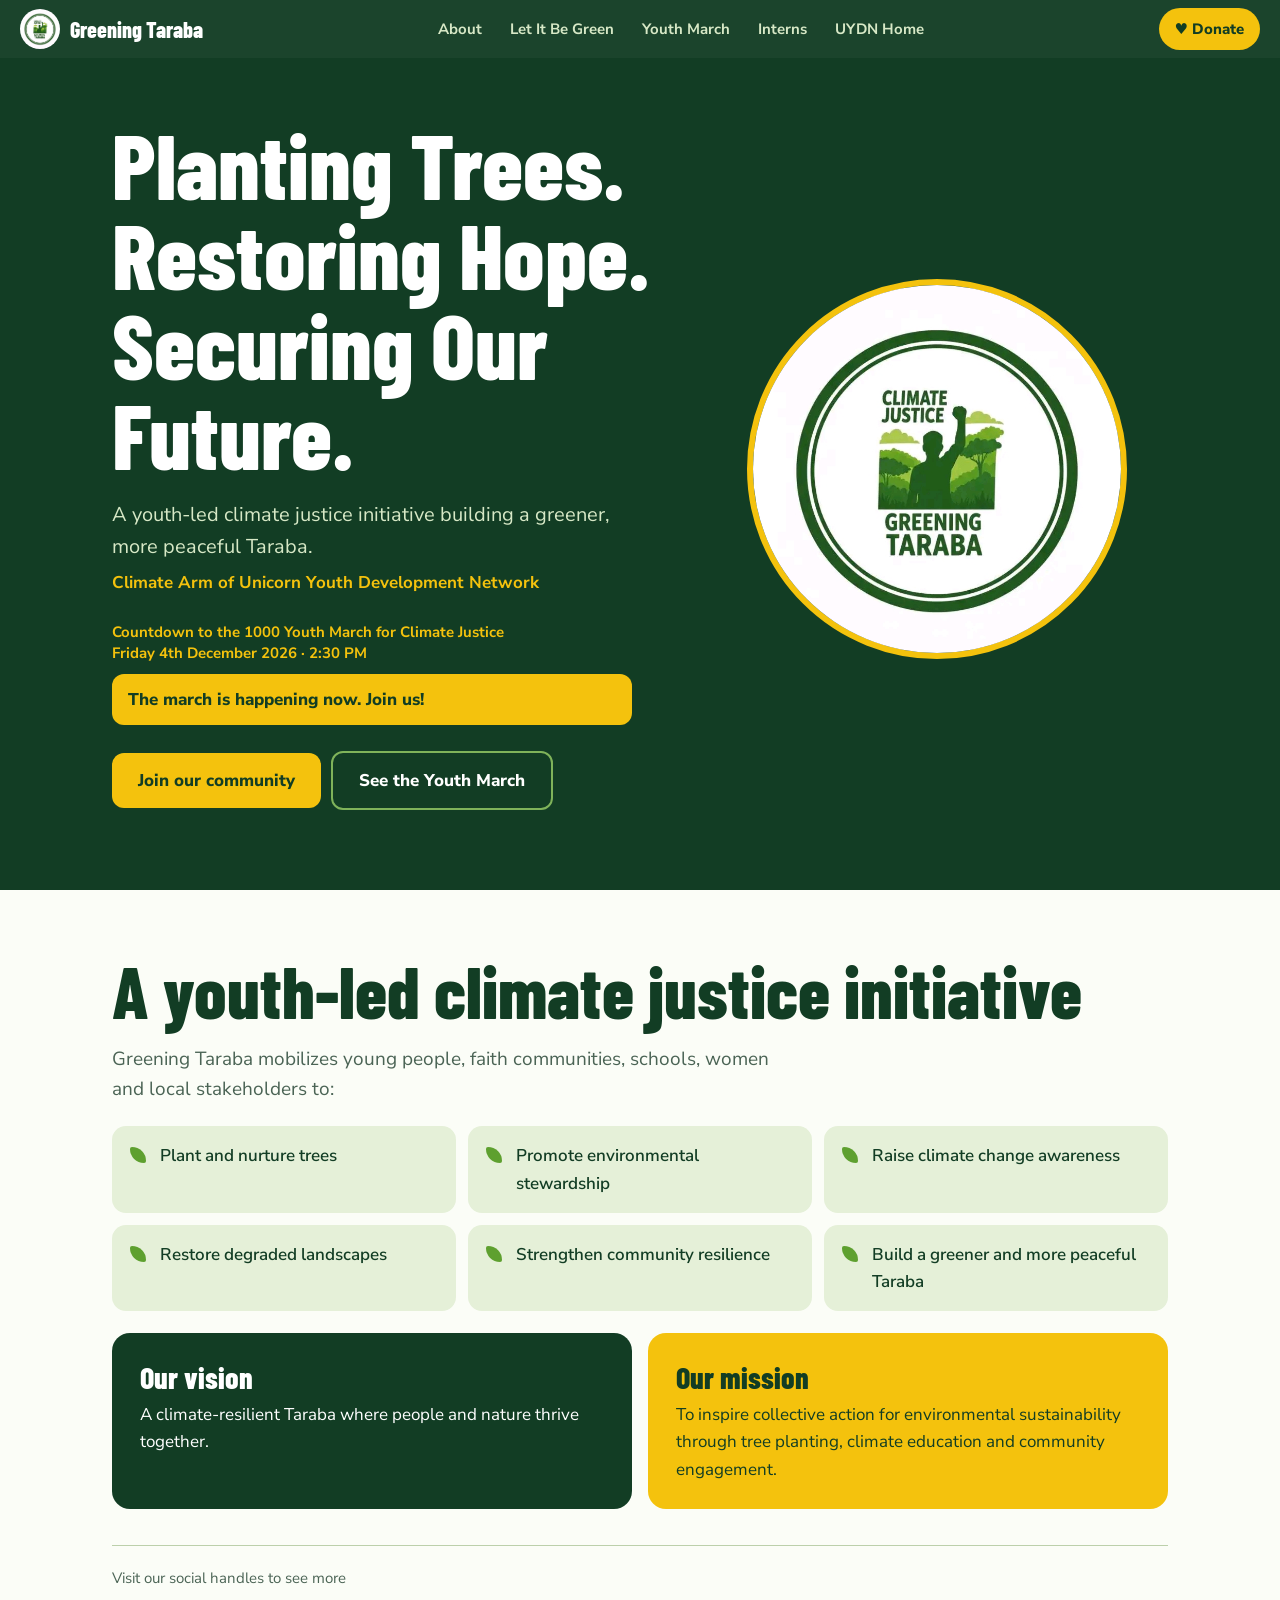
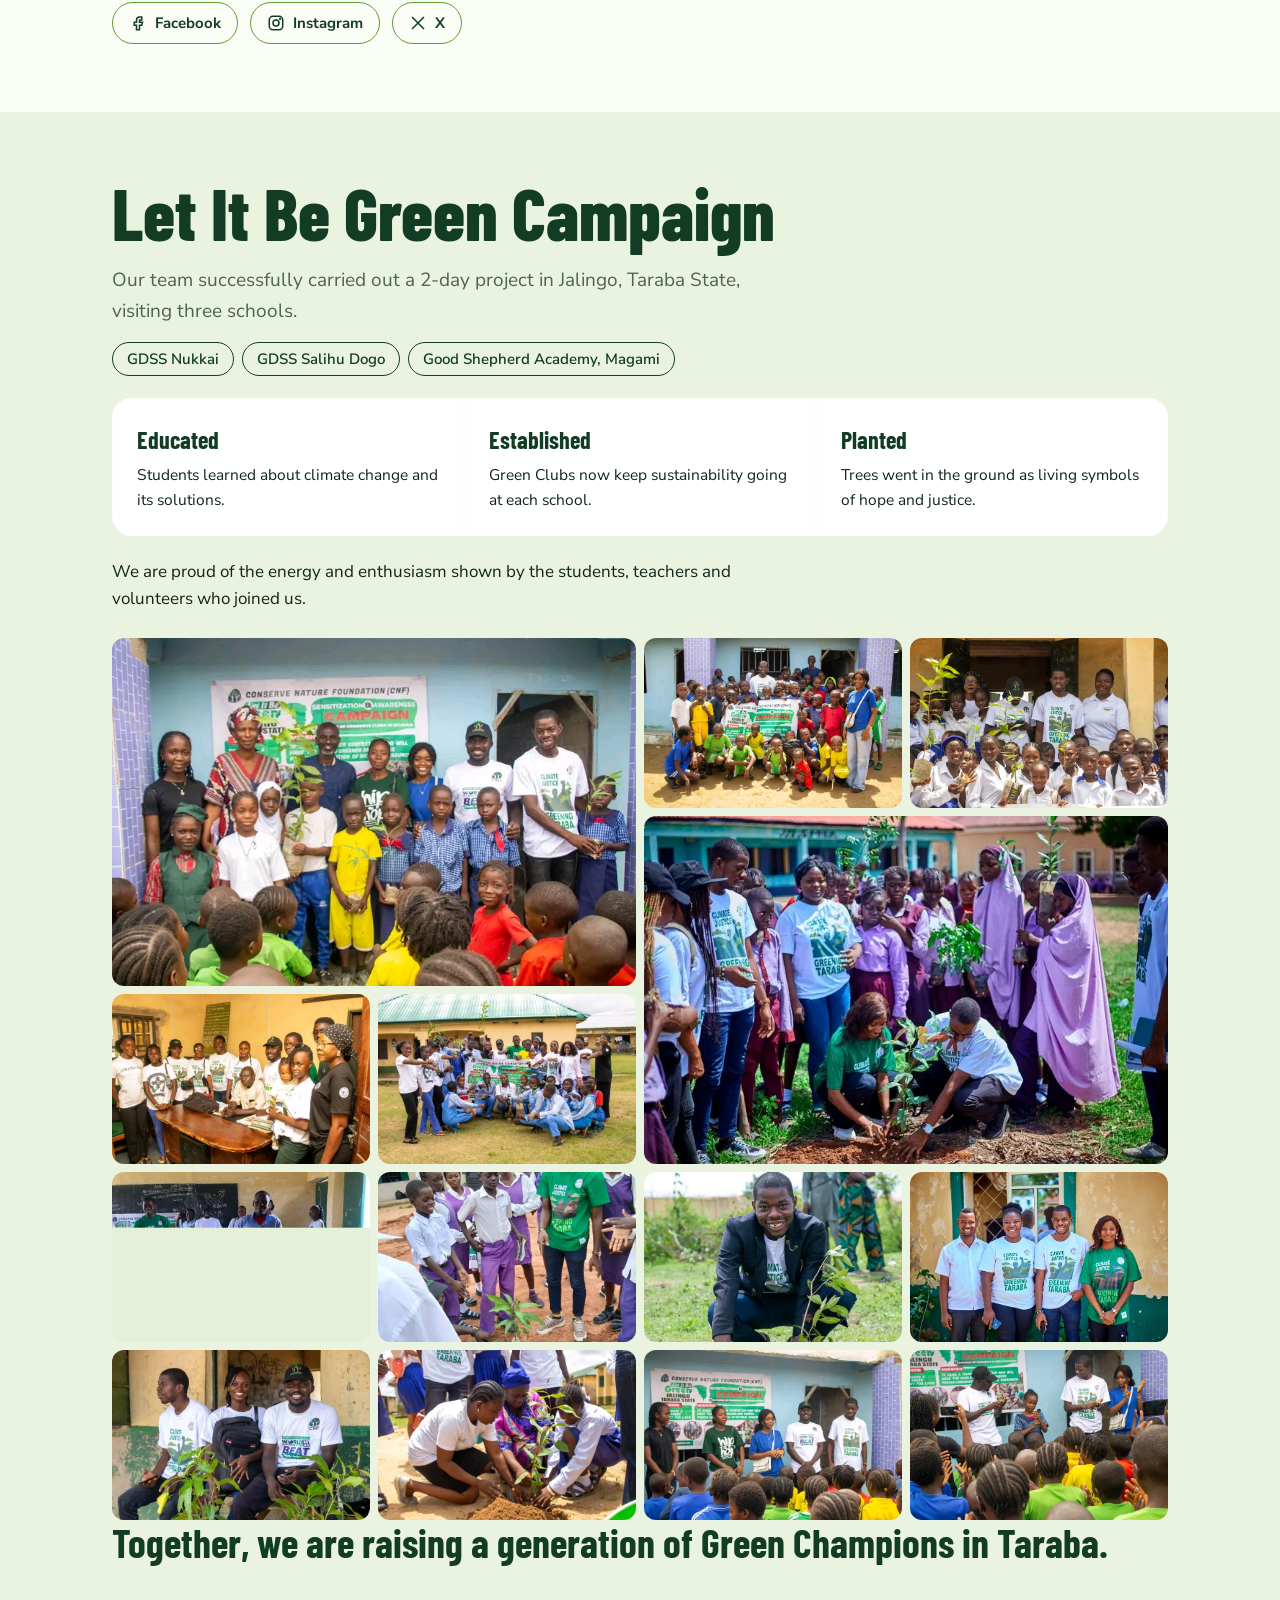
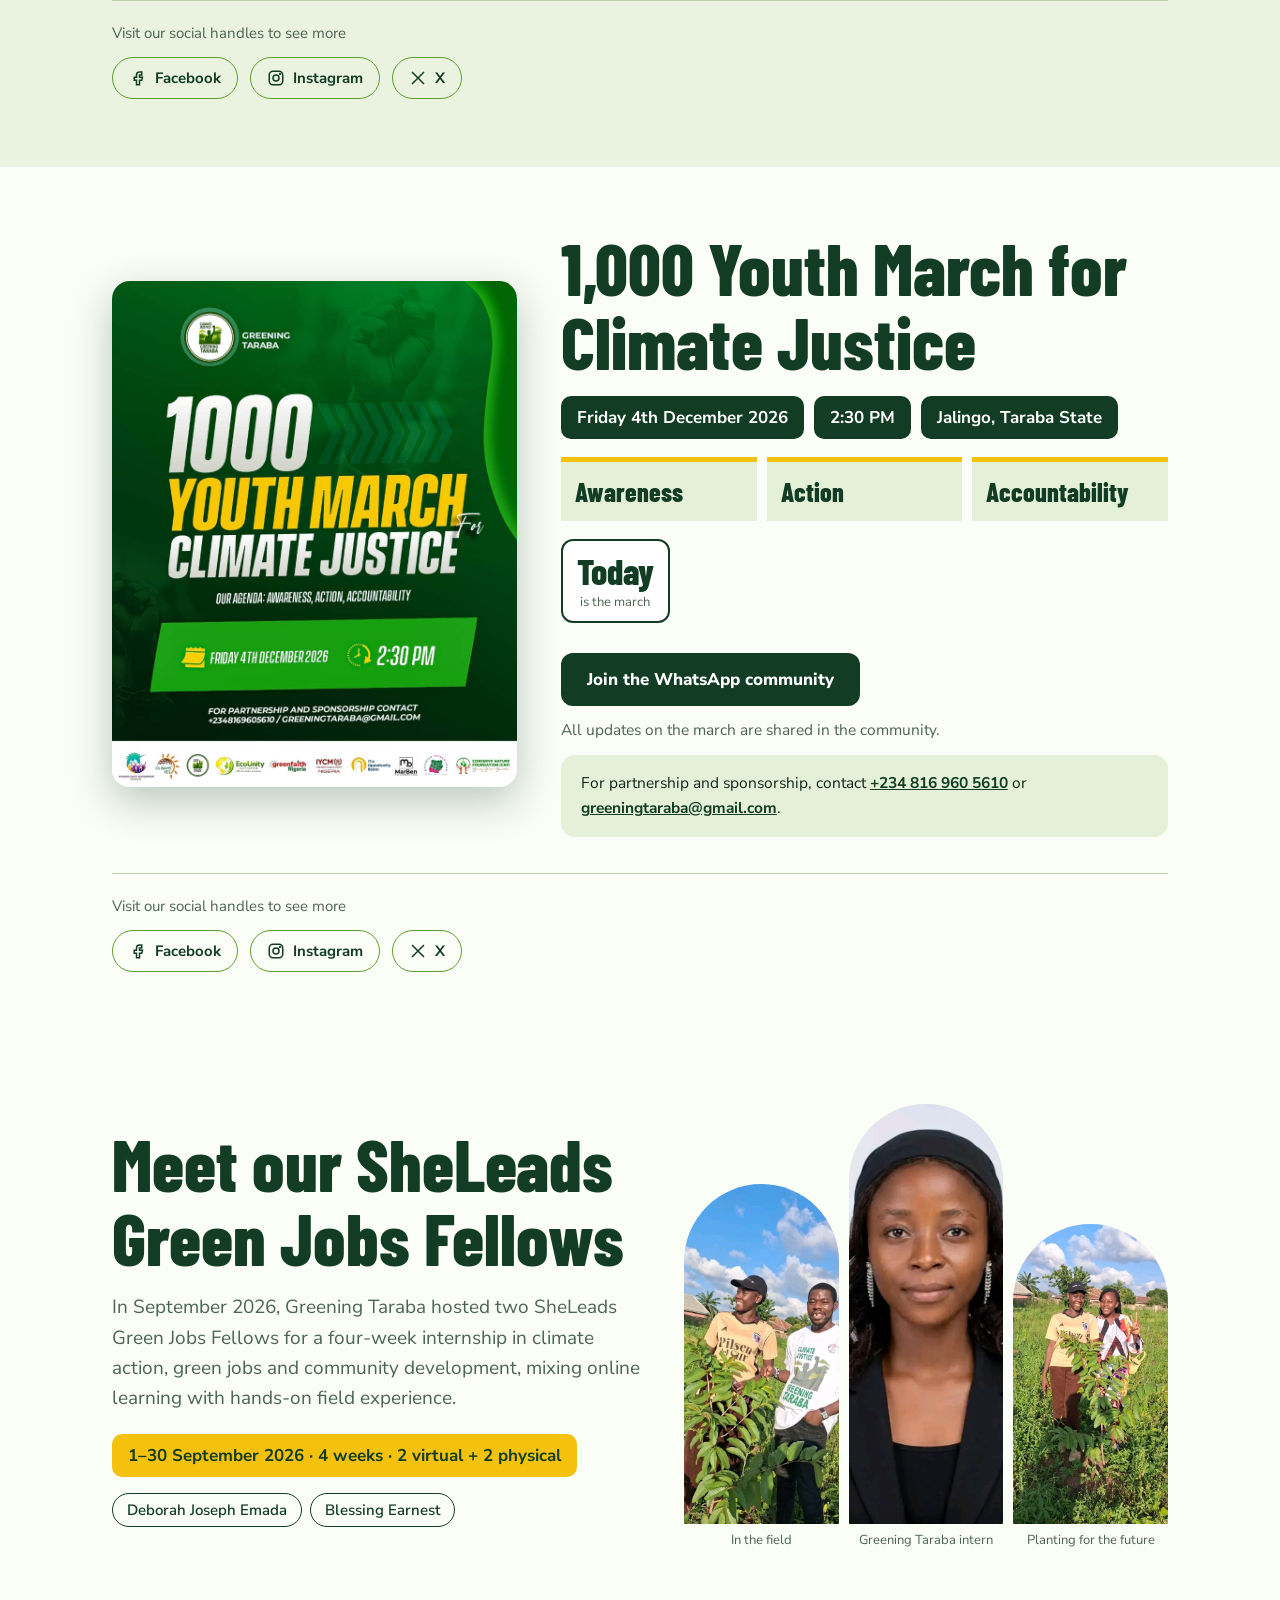
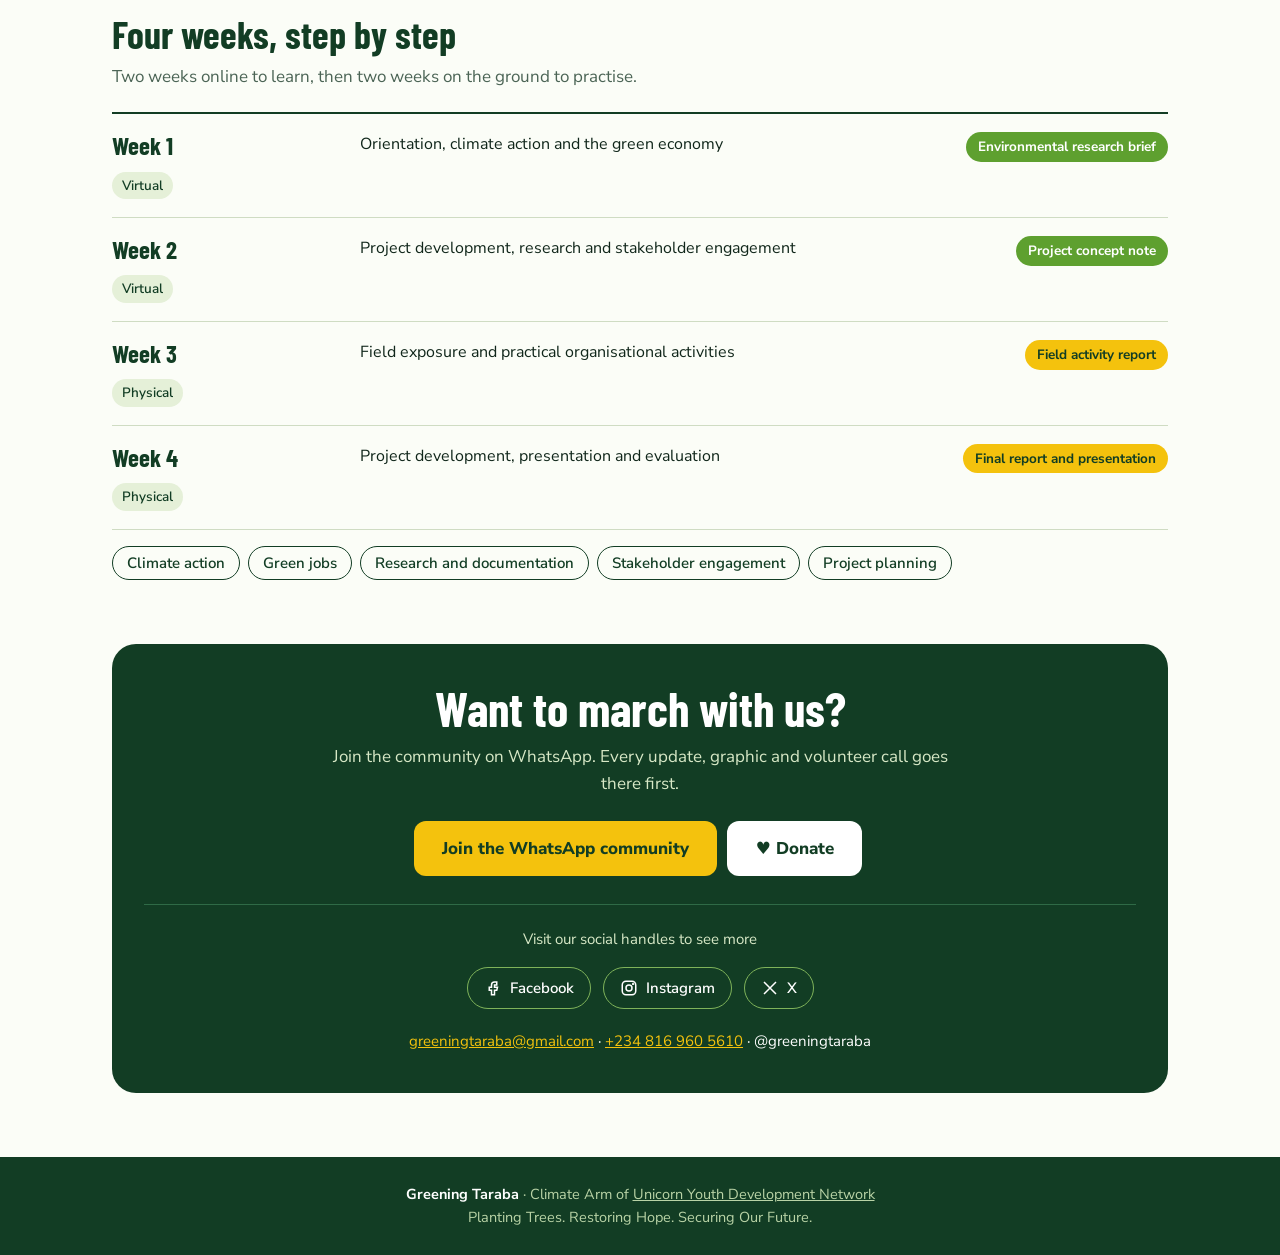
<file: greening-taraba.html>
<!DOCTYPE html>
<html lang="en"><head><meta charset="utf-8"><meta name="viewport" content="width=device-width, initial-scale=1">
<title>Greening Taraba | Climate Justice Initiative</title>
<meta name="description" content="Greening Taraba is a youth-led climate justice initiative planting trees, restoring hope and securing our future.">
<link rel="icon" href="images/logo.jpg">
<link rel="preconnect" href="https://fonts.googleapis.com">
<link href="https://fonts.googleapis.com/css2?family=Barlow+Condensed:wght@600;700;800&family=Nunito+Sans:wght@400;600;700;800&display=swap" rel="stylesheet">
<style>
:root{--forest:#123d24;--leaf:#5ea02f;--sun:#f4c20d;--paper:#fbfdf7;--mint:#e5f0d8;--ink:#10261a;--muted:#4b6455}
*{box-sizing:border-box}
body{margin:0;background:var(--paper);color:var(--ink);font:17px/1.6 "Nunito Sans",system-ui,sans-serif}
.s{max-width:1100px;margin:0 auto;padding:64px 22px}
.s h2,.s h3,.big{font-family:"Barlow Condensed","Arial Narrow",sans-serif;line-height:1.02;margin:0}
.s h2{font-size:clamp(40px,7vw,72px);font-weight:800;color:var(--forest)}
.s h3{font-size:clamp(28px,4vw,38px);font-weight:700;color:var(--forest);margin-bottom:10px}
.s p{margin:0 0 12px;max-width:62ch}
.intro{display:grid;grid-template-columns:1.1fr 1fr;gap:40px;align-items:center}
.intro .lead{font-size:19px;color:var(--muted);margin-top:18px}
.date{display:inline-block;margin-top:8px;background:var(--sun);color:var(--forest);font-weight:700;padding:8px 16px;border-radius:10px}
.arches{display:grid;grid-template-columns:1fr 1fr 1fr;gap:10px;align-items:end}
.arches figure{margin:0}
.arches img{width:100%;object-fit:cover;border-radius:999px 999px 14px 14px;display:block;background:var(--mint)}
.arches figure:nth-child(1) img{height:340px}
.arches figure:nth-child(2) img{height:420px;object-position:50% 20%}
.arches figure:nth-child(3) img{height:300px}
.arches figcaption{font-size:13px;color:var(--muted);text-align:center;margin-top:6px}
.band{background:var(--forest);color:#fff;border-radius:20px;margin:56px 0;padding:28px;display:grid;grid-template-columns:repeat(4,1fr);gap:18px}
.band .big{font-size:56px;font-weight:800;color:var(--sun)}
.band span{display:block;font-size:15px;color:#d7e8c6}
.sec{margin-top:64px}
.sec>p{color:var(--muted)}
.rows{border-top:2px solid var(--forest);margin-top:22px}
.row{display:grid;grid-template-columns:230px 1fr auto;gap:18px;padding:18px 0;border-bottom:1px solid #cfdcc3;align-items:start}
.row b{font-family:"Barlow Condensed",sans-serif;font-size:25px;color:var(--forest);line-height:1.1}
.row p{margin:0;font-size:16px}
.chips{display:flex;flex-wrap:wrap;gap:6px;margin-top:8px}
.chips i{font-style:normal;background:var(--mint);color:var(--forest);font-size:13.5px;font-weight:600;padding:3px 10px;border-radius:99px}
.st{font-size:13.5px;font-weight:700;padding:4px 12px;border-radius:99px;white-space:nowrap}
.st.a{background:var(--leaf);color:#fff}.st.b{background:var(--sun);color:var(--forest)}.st.c{background:transparent;border:1.5px dashed var(--muted);color:var(--muted)}
.tool{display:grid;grid-template-columns:repeat(2,1fr);gap:0;margin-top:22px;border-radius:20px;overflow:hidden;background:var(--mint)}
.tool div{padding:22px 24px;border:1px solid var(--paper)}
.tool b{display:block;font-family:"Barlow Condensed",sans-serif;font-size:24px;color:var(--forest)}
.tool p{font-size:15.5px;margin:4px 0 0}
.camp{display:grid;grid-template-columns:1fr 1.3fr;gap:40px;align-items:start}
.camp ol{list-style:none;margin:0;padding:0}
.camp li{display:grid;grid-template-columns:38px 1fr;gap:12px;padding:12px 0;border-bottom:1px solid #cfdcc3}
.camp li em{font:700 22px "Barlow Condensed",sans-serif;font-style:normal;background:var(--forest);color:var(--sun);width:34px;height:34px;border-radius:50%;display:grid;place-items:center}
.camp li b{color:var(--forest)}
.camp li span{display:block;font-size:15.5px;color:var(--muted)}
.trail{margin-top:24px}
.tabs{display:flex;gap:0;position:relative;overflow-x:auto;padding:14px 0 6px}
.tabs:before{content:"";position:absolute;left:0;right:0;top:34px;height:4px;background:var(--mint)}
.tabs button{all:unset;cursor:pointer;flex:1;min-width:92px;text-align:center;position:relative;font-weight:700;font-size:14px;color:var(--muted)}
.tabs button:before{content:attr(data-n);display:grid;place-items:center;margin:0 auto 8px;width:42px;height:42px;border-radius:50%;background:#fff;border:3px solid var(--mint);font:700 20px "Barlow Condensed",sans-serif;color:var(--forest);position:relative;transition:.2s}
.tabs button[aria-selected=true]{color:var(--forest)}
.tabs button[aria-selected=true]:before{background:var(--leaf);border-color:var(--forest);color:#fff;transform:scale(1.18)}
.tabs button:focus-visible{outline:3px solid var(--sun);outline-offset:4px;border-radius:8px}
.panel{background:#fff;border:2px solid var(--forest);border-radius:18px;padding:24px 26px;margin-top:14px;display:grid;grid-template-columns:1fr 1fr;gap:26px}
.panel h4{margin:0 0 4px;font-size:14px;color:var(--leaf)}
.panel p{margin:0}
.ind{display:flex;flex-wrap:wrap;gap:8px;margin-top:20px}
.ind i{font-style:normal;border:1.5px solid var(--forest);border-radius:10px;padding:6px 12px;font-size:15px}
.note{margin-top:16px;padding:14px 18px;border-left:5px solid var(--sun);background:var(--mint);border-radius:0 12px 12px 0;font-size:15.5px}
.join{margin-top:64px;background:var(--forest);color:#fff;border-radius:24px;padding:40px 32px;text-align:center}
.join h3{color:#fff;font-size:clamp(32px,5vw,48px)}
.join p{margin:0 auto 18px;color:#d7e8c6}
.btn{display:inline-block;background:var(--sun);color:var(--forest);font-weight:800;text-decoration:none;padding:14px 28px;border-radius:12px}
.btn:hover{background:#fff}
.btn:focus-visible,.soc a:focus-visible,.join a:focus-visible{outline:3px solid #fff;outline-offset:3px}
.soc{margin-top:28px;padding-top:22px;border-top:1px solid #2f6a46}
.soc p{font-size:15px;margin-bottom:12px}
.soc a{display:inline-flex;align-items:center;gap:8px;color:#fff;text-decoration:none;border:1.5px solid #7fb35a;border-radius:99px;padding:8px 16px;margin:4px;font-weight:600;font-size:15px}
.soc a:hover{background:var(--leaf)}
.soc svg{width:18px;height:18px;fill:none;stroke:currentColor;stroke-width:2}
.contact{margin-top:16px;font-size:15px}.contact a{color:var(--sun)}
@media(max-width:820px){.intro,.camp,.panel{grid-template-columns:1fr}.band{grid-template-columns:1fr 1fr}.row{grid-template-columns:1fr}.tool{grid-template-columns:1fr}.arches figure:nth-child(1) img{height:240px}.arches figure:nth-child(2) img{height:300px}.arches figure:nth-child(3) img{height:210px}.band .big{font-size:44px}}
@media(prefers-reduced-motion:reduce){*{transition:none!important}}

html{scroll-behavior:smooth}.s{scroll-margin-top:70px}
@media(prefers-reduced-motion:reduce){html{scroll-behavior:auto}}
.nav{position:sticky;top:0;z-index:20;background:rgba(18,61,36,.96);display:flex;align-items:center;justify-content:space-between;gap:12px;padding:8px 20px}
.brand{display:flex;align-items:center;gap:10px;color:#fff;text-decoration:none;font:800 22px "Barlow Condensed",sans-serif}
.brand img{width:40px;height:40px;border-radius:50%}
.nav nav{display:flex;gap:4px;overflow-x:auto}
.nav nav a{color:#d7e8c6;text-decoration:none;font-weight:700;font-size:15px;padding:8px 12px;border-radius:99px;white-space:nowrap}
.nav nav a:hover{background:var(--leaf);color:#fff}
.nav a:focus-visible{outline:3px solid var(--sun);outline-offset:2px}
.hero{background:var(--forest);color:#fff}
.hero>div{max-width:1100px;margin:0 auto;padding:60px 22px 70px;display:grid;grid-template-columns:1.2fr 1fr;gap:40px;align-items:center}
.hero h1{font:800 clamp(46px,8vw,92px)/.98 "Barlow Condensed",sans-serif;margin:0}
.hero h1 span{display:block}
.hero .sub{font-size:20px;color:#d7e8c6;margin:20px 0 6px;max-width:44ch}
.hero .org{font-weight:700;color:var(--sun);margin:0 0 26px}
.hero .btns a{display:inline-block;margin:0 10px 10px 0;text-decoration:none;font-weight:800;padding:14px 26px;border-radius:12px}
.hero .b1{background:var(--sun);color:var(--forest)}.hero .b2{border:2px solid #7fb35a;color:#fff}
.hero .b2:hover{background:var(--leaf)}.hero .b1:hover{background:#fff}
.hero a:focus-visible{outline:3px solid #fff;outline-offset:3px}
.hero img{width:min(100%,380px);aspect-ratio:1;border-radius:50%;border:6px solid var(--sun);display:block;margin:0 auto;object-fit:cover}
.alt{background:#eaf3df}.alt .tool{background:#fff}
.focus{display:grid;grid-template-columns:repeat(3,1fr);gap:12px;margin-top:22px}
.focus div{background:var(--mint);border-radius:14px;padding:16px 18px 16px 48px;position:relative;font-weight:600;color:var(--forest)}
.focus div:before{content:"";position:absolute;left:18px;top:21px;width:16px;height:16px;background:var(--leaf);border-radius:2px 14px 2px 14px}
.vm{display:grid;grid-template-columns:1fr 1fr;gap:16px;margin-top:22px}
.vm div{border-radius:18px;padding:26px 28px}.vm p{margin:0}
.vm .v{background:var(--forest);color:#fff}.vm .m{background:var(--sun);color:var(--forest)}
.vm b{display:block;font:800 30px "Barlow Condensed",sans-serif;margin-bottom:6px}
.who{display:flex;flex-wrap:wrap;gap:8px;margin-top:16px}
.who i{font-style:normal;border:1.5px solid var(--forest);color:var(--forest);font-weight:600;border-radius:99px;padding:4px 14px;font-size:15px}
.tool.three{grid-template-columns:repeat(3,1fr)}
.gal{display:grid;grid-template-columns:repeat(4,1fr);grid-auto-rows:170px;gap:8px;grid-auto-flow:dense;margin-top:26px}
.gal button{all:unset;cursor:zoom-in;overflow:hidden;border-radius:12px;display:block;background:var(--mint)}
.gal button.big{grid-column:span 2;grid-row:span 2}
.gal img{width:100%;height:100%;object-fit:cover;display:block;transition:transform .3s}
.gal button:hover img{transform:scale(1.05)}
.gal button:focus-visible{outline:3px solid var(--sun);outline-offset:2px}
dialog{border:0;padding:0;background:none;max-width:94vw;max-height:94vh;overflow:visible}
dialog::backdrop{background:rgba(8,24,14,.88)}
dialog img{max-width:92vw;max-height:84vh;border-radius:12px;display:block}
dialog button{display:block;margin:10px auto 0;background:var(--sun);border:0;border-radius:10px;padding:8px 22px;font:800 16px "Nunito Sans",sans-serif;color:var(--forest);cursor:pointer}
.close-note{margin-top:30px;font:700 clamp(26px,4vw,40px)/1.1 "Barlow Condensed",sans-serif;color:var(--forest);max-width:30ch}
.mar{display:grid;grid-template-columns:.8fr 1.2fr;gap:44px;align-items:center}
.mar img{width:100%;border-radius:18px;box-shadow:0 14px 40px rgba(18,61,36,.28);display:block}
.when{display:flex;flex-wrap:wrap;gap:10px;margin:18px 0}
.when span{background:var(--forest);color:#fff;font-weight:700;padding:8px 16px;border-radius:10px}
.agenda{display:grid;grid-template-columns:repeat(3,1fr);gap:10px;margin:18px 0}
.agenda div{border-top:5px solid var(--sun);background:var(--mint);padding:14px;font:800 26px "Barlow Condensed",sans-serif;color:var(--forest)}
.cd{display:flex;gap:10px;margin:16px 0}
.cd div{background:#fff;border:2px solid var(--forest);border-radius:12px;padding:8px 14px;text-align:center;min-width:76px;font-size:13px;color:var(--muted)}
.cd b{display:block;font:800 36px "Barlow Condensed",sans-serif;color:var(--forest)}
.spons{background:var(--mint);border-radius:14px;padding:16px 20px;margin-top:8px;font-size:15.5px}
.spons a{color:var(--forest);font-weight:700}
.go{display:inline-block;margin-top:14px;background:var(--forest);color:#fff;text-decoration:none;font-weight:800;padding:13px 26px;border-radius:12px}
.go:hover{background:var(--leaf)}
.sx{margin-top:36px;padding-top:20px;border-top:1px solid #bcd0ab}
.sx p{font-size:15px;color:var(--muted);margin-bottom:8px}
.sx a{display:inline-flex;align-items:center;gap:8px;color:var(--forest);text-decoration:none;border:1.5px solid var(--leaf);border-radius:99px;padding:8px 16px;margin:4px 8px 4px 0;font-weight:700;font-size:15px}
.sx a:hover{background:var(--leaf);color:#fff}.sx a:focus-visible{outline:3px solid var(--sun);outline-offset:2px}
.sx svg{width:18px;height:18px;fill:none;stroke:currentColor;stroke-width:2}
footer{background:var(--forest);color:#b9d3a6;text-align:center;padding:26px 20px;font-size:14.5px}
footer b{color:#fff}
@media(max-width:820px){.hero>div,.mar,.vm{grid-template-columns:1fr}.hero img{width:240px;order:-1}.focus,.tool.three{grid-template-columns:1fr}.gal{grid-template-columns:repeat(2,1fr);grid-auto-rows:140px}.brand span{display:none}}
.gt-donate{flex:none;background:var(--sun);color:var(--forest);font-weight:800;font-size:15px;text-decoration:none;padding:9px 16px;border-radius:99px;white-space:nowrap}.gt-donate:hover{background:#fff}.nav nav{min-width:0}.join .btn.alt{background:#fff;margin:6px 4px 0}.join .btn.alt:hover{background:var(--sun)}.join .btn+.btn{margin-left:6px}@media(max-width:520px){.gt-donate{padding:8px 12px;font-size:14px}}.hcd{margin:0 0 26px;max-width:520px}.hcd-label{font-weight:700;color:var(--sun);margin:0 0 10px;font-size:15px;line-height:1.4}.hcd-grid{display:flex;gap:10px}.hcd-grid div{flex:1;min-width:0;background:rgba(255,255,255,.08);border:1px solid rgba(255,255,255,.2);border-radius:12px;padding:10px 6px 8px;text-align:center}.hcd-grid b{display:block;font:800 clamp(30px,8vw,42px)/1 "Barlow Condensed",sans-serif;color:var(--sun);font-variant-numeric:tabular-nums}.hcd-grid span{display:block;margin-top:4px;font-size:11px;letter-spacing:.09em;text-transform:uppercase;color:#d7e8c6}.hcd-msg{margin:0;padding:12px 16px;background:var(--sun);color:var(--forest);font-weight:800;border-radius:12px}.hcd-grid[hidden],.hcd-msg[hidden]{display:none}</style></head><body id="top">
<header class="nav"><a class="brand" href="#top"><img src="images/logo.jpg" alt="Greening Taraba logo"><span>Greening Taraba</span></a>
<nav aria-label="Sections"><a href="#about">About</a><a href="#campaign">Let It Be Green</a><a href="#march">Youth March</a><a href="#interns">Interns</a><a href="index.html">UYDN Home</a></nav><a class="gt-donate" href="index.html#donate">♥ Donate</a></header>
<main>
<div class="hero"><div><div>
<h1><span>Planting Trees.</span><span>Restoring Hope.</span><span>Securing Our Future.</span></h1>
<p class="sub">A youth-led climate justice initiative building a greener, more peaceful Taraba.</p>
<p class="org">Climate Arm of Unicorn Youth Development Network</p>
<div class="hcd" id="countdown" role="timer" aria-label="Countdown to the 1000 Youth March for Climate Justice">
<p class="hcd-label">Countdown to the 1000 Youth March for Climate Justice<br>Friday 4th December 2026 · 2:30 PM</p>
<div class="hcd-grid" id="cd-grid"><div><b id="cd-d">--</b><span>Days</span></div><div><b id="cd-h">--</b><span>Hours</span></div><div><b id="cd-m">--</b><span>Minutes</span></div><div><b id="cd-s">--</b><span>Seconds</span></div></div>
<p class="hcd-msg" id="cd-msg" hidden></p>
</div>
<div class="btns"><a class="b1" href="https://chat.whatsapp.com/DfEiwA1HOC04Zqs0kPZZmQ?s=cl&amp;p=a&amp;mlu=4&amp;ilr=4" target="_blank" rel="noopener">Join our community</a><a class="b2" href="#march">See the Youth March</a></div></div>
<img src="images/logo.jpg" alt="Greening Taraba logo: a raised fist over green forest"></div></div>

<section class="s" id="about">
<h2>A youth-led climate justice initiative</h2>
<p class="lead" style="font-size:19px;color:var(--muted);margin-top:16px">Greening Taraba mobilizes young people, faith communities, schools, women and local stakeholders to:</p>
<div class="focus"><div>Plant and nurture trees</div><div>Promote environmental stewardship</div><div>Raise climate change awareness</div><div>Restore degraded landscapes</div><div>Strengthen community resilience</div><div>Build a greener and more peaceful Taraba</div></div>
<div class="vm"><div class="v"><b>Our vision</b><p>A climate-resilient Taraba where people and nature thrive together.</p></div><div class="m"><b>Our mission</b><p>To inspire collective action for environmental sustainability through tree planting, climate education and community engagement.</p></div></div>
<div class="sx"><p>Visit our social handles to see more</p>
<a href="https://www.facebook.com/profile.php?id=61580839885686" target="_blank" rel="noopener"><svg viewBox="0 0 24 24" aria-hidden="true"><path d="M14 8h3V4h-3a4 4 0 0 0-4 4v3H7v4h3v6h4v-6h3l1-4h-4V8z"/></svg>Facebook</a>
<a href="https://www.instagram.com/green_ingtaraba" target="_blank" rel="noopener"><svg viewBox="0 0 24 24" aria-hidden="true"><rect x="3" y="3" width="18" height="18" rx="5"/><circle cx="12" cy="12" r="4"/><circle cx="17.5" cy="6.5" r=".6"/></svg>Instagram</a>
<a href="https://x.com/greeningtaraba" target="_blank" rel="noopener"><svg viewBox="0 0 24 24" aria-hidden="true"><path d="M4 4l16 16M20 4L4 20"/></svg>X</a></div>
</section>

<div class="alt"><section class="s" id="campaign">
<h2>Let It Be Green Campaign</h2>
<p class="lead" style="font-size:19px;color:var(--muted);margin-top:16px">Our team successfully carried out a 2-day project in Jalingo, Taraba State, visiting three schools.</p>
<div class="who"><i>GDSS Nukkai</i><i>GDSS Salihu Dogo</i><i>Good Shepherd Academy, Magami</i></div>
<div class="tool three"><div><b>Educated</b><p>Students learned about climate change and its solutions.</p></div><div><b>Established</b><p>Green Clubs now keep sustainability going at each school.</p></div><div><b>Planted</b><p>Trees went in the ground as living symbols of hope and justice.</p></div></div>
<p style="margin-top:22px">We are proud of the energy and enthusiasm shown by the students, teachers and volunteers who joined us.</p>
<div class="gal"><button class="big" data-i="1" aria-label="Open photo: Greening Taraba team and pupils with seedlings in front of the campaign banner"><img src="images/campaign-01.jpg" alt="Greening Taraba team and pupils with seedlings in front of the campaign banner" loading="lazy"></button><button class="" data-i="2" aria-label="Open photo: Pupils and facilitators gathered around the Let It Be Green banner"><img src="images/campaign-02.jpg" alt="Pupils and facilitators gathered around the Let It Be Green banner" loading="lazy"></button><button class="" data-i="3" aria-label="Open photo: Students in white uniforms holding tree seedlings"><img src="images/campaign-03.jpg" alt="Students in white uniforms holding tree seedlings" loading="lazy"></button><button class="big" data-i="4" aria-label="Open photo: Volunteers and pupils planting a tree on a school field"><img src="images/campaign-04.jpg" alt="Volunteers and pupils planting a tree on a school field" loading="lazy"></button><button class="" data-i="5" aria-label="Open photo: Greening Taraba volunteers meeting a school principal in an office"><img src="images/campaign-05.jpg" alt="Greening Taraba volunteers meeting a school principal in an office" loading="lazy"></button><button class="" data-i="6" aria-label="Open photo: Volunteers and pupils posing with the campaign banner on a school field"><img src="images/campaign-06.jpg" alt="Volunteers and pupils posing with the campaign banner on a school field" loading="lazy"></button><button class="" data-i="7" aria-label="Open photo: Facilitators addressing students in a classroom"><img src="images/campaign-07.jpg" alt="Facilitators addressing students in a classroom" loading="lazy"></button><button class="" data-i="8" aria-label="Open photo: Pupils in purple uniforms planting a tree with a volunteer"><img src="images/campaign-08.jpg" alt="Pupils in purple uniforms planting a tree with a volunteer" loading="lazy"></button><button class="" data-i="9" aria-label="Open photo: A volunteer smiling beside a newly planted tree"><img src="images/campaign-09.jpg" alt="A volunteer smiling beside a newly planted tree" loading="lazy"></button><button class="" data-i="10" aria-label="Open photo: Four Greening Taraba volunteers in campaign T-shirts"><img src="images/campaign-10.jpg" alt="Four Greening Taraba volunteers in campaign T-shirts" loading="lazy"></button><button class="" data-i="11" aria-label="Open photo: Three volunteers seated with tree seedlings"><img src="images/campaign-11.jpg" alt="Three volunteers seated with tree seedlings" loading="lazy"></button><button class="" data-i="12" aria-label="Open photo: Volunteers and a pupil planting a seedling together"><img src="images/campaign-12.jpg" alt="Volunteers and a pupil planting a seedling together" loading="lazy"></button><button class="" data-i="13" aria-label="Open photo: Facilitators addressing seated pupils at the campaign launch"><img src="images/campaign-13.jpg" alt="Facilitators addressing seated pupils at the campaign launch" loading="lazy"></button><button class="" data-i="14" aria-label="Open photo: Pupils applauding the facilitators during the campaign"><img src="images/campaign-14.jpg" alt="Pupils applauding the facilitators during the campaign" loading="lazy"></button></div>
<p class="close-note">Together, we are raising a generation of Green Champions in Taraba.</p>
<div class="sx"><p>Visit our social handles to see more</p>
<a href="https://www.facebook.com/profile.php?id=61580839885686" target="_blank" rel="noopener"><svg viewBox="0 0 24 24" aria-hidden="true"><path d="M14 8h3V4h-3a4 4 0 0 0-4 4v3H7v4h3v6h4v-6h3l1-4h-4V8z"/></svg>Facebook</a>
<a href="https://www.instagram.com/green_ingtaraba" target="_blank" rel="noopener"><svg viewBox="0 0 24 24" aria-hidden="true"><rect x="3" y="3" width="18" height="18" rx="5"/><circle cx="12" cy="12" r="4"/><circle cx="17.5" cy="6.5" r=".6"/></svg>Instagram</a>
<a href="https://x.com/greeningtaraba" target="_blank" rel="noopener"><svg viewBox="0 0 24 24" aria-hidden="true"><path d="M4 4l16 16M20 4L4 20"/></svg>X</a></div>
</section></div>

<section class="s" id="march">
<div class="mar">
<img src="images/flyer.jpg" alt="Flyer for the 1000 Youth March for Climate Justice on Friday 4th December 2026 at 2:30 PM" loading="lazy">
<div>
<h2>1,000 Youth March for Climate Justice</h2>
<div class="when"><span>Friday 4th December 2026</span><span>2:30 PM</span><span>Jalingo, Taraba State</span></div>
<div class="agenda"><div>Awareness</div><div>Action</div><div>Accountability</div></div>
<div class="cd" id="cd" aria-live="off"></div>
<a class="go" href="https://chat.whatsapp.com/DfEiwA1HOC04Zqs0kPZZmQ?s=cl&amp;p=a&amp;mlu=4&amp;ilr=4" target="_blank" rel="noopener">Join the WhatsApp community</a>
<p style="margin-top:12px;font-size:15.5px;color:var(--muted)">All updates on the march are shared in the community.</p>
<div class="spons">For partnership and sponsorship, contact <a href="tel:+2348169605610">+234 816 960 5610</a> or <a href="mailto:greeningtaraba@gmail.com">greeningtaraba@gmail.com</a>.</div>
</div></div>
<div class="sx"><p>Visit our social handles to see more</p>
<a href="https://www.facebook.com/profile.php?id=61580839885686" target="_blank" rel="noopener"><svg viewBox="0 0 24 24" aria-hidden="true"><path d="M14 8h3V4h-3a4 4 0 0 0-4 4v3H7v4h3v6h4v-6h3l1-4h-4V8z"/></svg>Facebook</a>
<a href="https://www.instagram.com/green_ingtaraba" target="_blank" rel="noopener"><svg viewBox="0 0 24 24" aria-hidden="true"><rect x="3" y="3" width="18" height="18" rx="5"/><circle cx="12" cy="12" r="4"/><circle cx="17.5" cy="6.5" r=".6"/></svg>Instagram</a>
<a href="https://x.com/greeningtaraba" target="_blank" rel="noopener"><svg viewBox="0 0 24 24" aria-hidden="true"><path d="M4 4l16 16M20 4L4 20"/></svg>X</a></div>
</section>

<section class="s" id="interns">

<div class="intro">
  <div>
    <h2>Meet our SheLeads Green Jobs Fellows</h2>
    <p class="lead">In September 2026, Greening Taraba hosted two SheLeads Green Jobs Fellows for a four-week internship in climate action, green jobs and community development, mixing online learning with hands-on field experience.</p>
    <span class="date">1–30 September 2026 · 4 weeks · 2 virtual + 2 physical</span>
    <div class="who"><i>Deborah Joseph Emada</i><i>Blessing Earnest</i></div>
  </div>
  <div class="arches">
    <figure><img src="images/intern-1.jpg" alt="Two Greening Taraba interns beside a young tree on open farmland" loading="lazy"><figcaption>In the field</figcaption></figure>
    <figure><img src="images/intern-2.jpg" alt="Portrait of a Greening Taraba intern in a black blazer" loading="lazy"><figcaption>Greening Taraba intern</figcaption></figure>
    <figure><img src="images/intern-3.jpg" alt="Two interns smiling behind a tree seedling in a green field" loading="lazy"><figcaption>Planting for the future</figcaption></figure>
  </div>
</div>

<div class="sec">
  <h3>Four weeks, step by step</h3>
  <p>Two weeks online to learn, then two weeks on the ground to practise.</p>
  <div class="rows">
    <div class="row"><div><b>Week 1</b><div class="chips"><i>Virtual</i></div></div><p>Orientation, climate action and the green economy</p><span class="st a">Environmental research brief</span></div>
    <div class="row"><div><b>Week 2</b><div class="chips"><i>Virtual</i></div></div><p>Project development, research and stakeholder engagement</p><span class="st a">Project concept note</span></div>
    <div class="row"><div><b>Week 3</b><div class="chips"><i>Physical</i></div></div><p>Field exposure and practical organisational activities</p><span class="st b">Field activity report</span></div>
    <div class="row"><div><b>Week 4</b><div class="chips"><i>Physical</i></div></div><p>Project development, presentation and evaluation</p><span class="st b">Final report and presentation</span></div>
  </div>
  <div class="who"><i>Climate action</i><i>Green jobs</i><i>Research and documentation</i><i>Stakeholder engagement</i><i>Project planning</i></div>
</div>

<div class="join">
  <h3>Want to march with us?</h3>
  <p>Join the community on WhatsApp. Every update, graphic and volunteer call goes there first.</p>
  <a class="btn" href="https://chat.whatsapp.com/DfEiwA1HOC04Zqs0kPZZmQ?s=cl&amp;p=a&amp;mlu=4&amp;ilr=4" target="_blank" rel="noopener">Join the WhatsApp community</a>
  <a class="btn alt" href="index.html#donate">♥ Donate</a>
  <div class="soc">
    <p>Visit our social handles to see more</p>
    <a href="https://www.facebook.com/profile.php?id=61580839885686" target="_blank" rel="noopener"><svg viewBox="0 0 24 24" aria-hidden="true"><path d="M14 8h3V4h-3a4 4 0 0 0-4 4v3H7v4h3v6h4v-6h3l1-4h-4V8z"/></svg>Facebook</a>
    <a href="https://www.instagram.com/green_ingtaraba" target="_blank" rel="noopener"><svg viewBox="0 0 24 24" aria-hidden="true"><rect x="3" y="3" width="18" height="18" rx="5"/><circle cx="12" cy="12" r="4"/><circle cx="17.5" cy="6.5" r=".6"/></svg>Instagram</a>
    <a href="https://x.com/greeningtaraba" target="_blank" rel="noopener"><svg viewBox="0 0 24 24" aria-hidden="true"><path d="M4 4l16 16M20 4L4 20"/></svg>X</a>
  </div>
  <div class="contact"><a href="mailto:greeningtaraba@gmail.com">greeningtaraba@gmail.com</a> · <a href="tel:+2348169605610">+234 816 960 5610</a> · @greeningtaraba</div>
</div>

</section>
</main>
<footer><b>Greening Taraba</b> · Climate Arm of <a href="index.html" style="color:inherit;text-decoration:underline">Unicorn Youth Development Network</a><br>Planting Trees. Restoring Hope. Securing Our Future.</footer>
<dialog id="lb"><img alt=""><button type="button">Close</button></dialog>
<script>


const lb=document.getElementById("lb"),li=lb.querySelector("img");
document.querySelectorAll(".gal button").forEach(b=>b.onclick=()=>{const m=b.querySelector("img");li.src=m.src;li.alt=m.alt;lb.showModal()});
lb.onclick=()=>lb.close();
const cd=document.getElementById("cd"),T=new Date("2026-12-04T14:30:00+01:00");
function tick(){const d=T-new Date();if(d<=0){cd.innerHTML="<div><b>Today</b>is the march</div>";return}
const x=[["Days",Math.floor(d/864e5)],["Hours",Math.floor(d/36e5)%24],["Minutes",Math.floor(d/6e4)%60]];
cd.innerHTML=x.map(a=>`<div><b>${a[1]}</b>${a[0]}</div>`).join("")}
tick();setInterval(tick,30000);
</script><script>
(function(){
  var start=new Date('2026-12-04T14:30:00+01:00').getTime(); /* 2:30 PM, Nigeria time (WAT) */
  var grid=document.getElementById('cd-grid'),msg=document.getElementById('cd-msg');
  var el={d:document.getElementById('cd-d'),h:document.getElementById('cd-h'),m:document.getElementById('cd-m'),s:document.getElementById('cd-s')};
  if(!grid||!msg||isNaN(start))return;
  function pad(n){return n<10?'0'+n:String(n)}
  function tick(){
    var left=start-Date.now();
    if(left<=0){
      grid.hidden=true;msg.hidden=false;
      msg.textContent=(-left<6*3600*1000)?'The march is happening now. Join us!':'Thank you to everyone who marched for climate justice.';
      if(-left>=6*3600*1000)clearInterval(timer);
      return;
    }
    var t=Math.floor(left/1000);
    el.d.textContent=Math.floor(t/86400);
    el.h.textContent=pad(Math.floor(t%86400/3600));
    el.m.textContent=pad(Math.floor(t%3600/60));
    el.s.textContent=pad(t%60);
  }
  var timer=setInterval(tick,1000);tick();
})();
</script>
</body></html>
</file>
